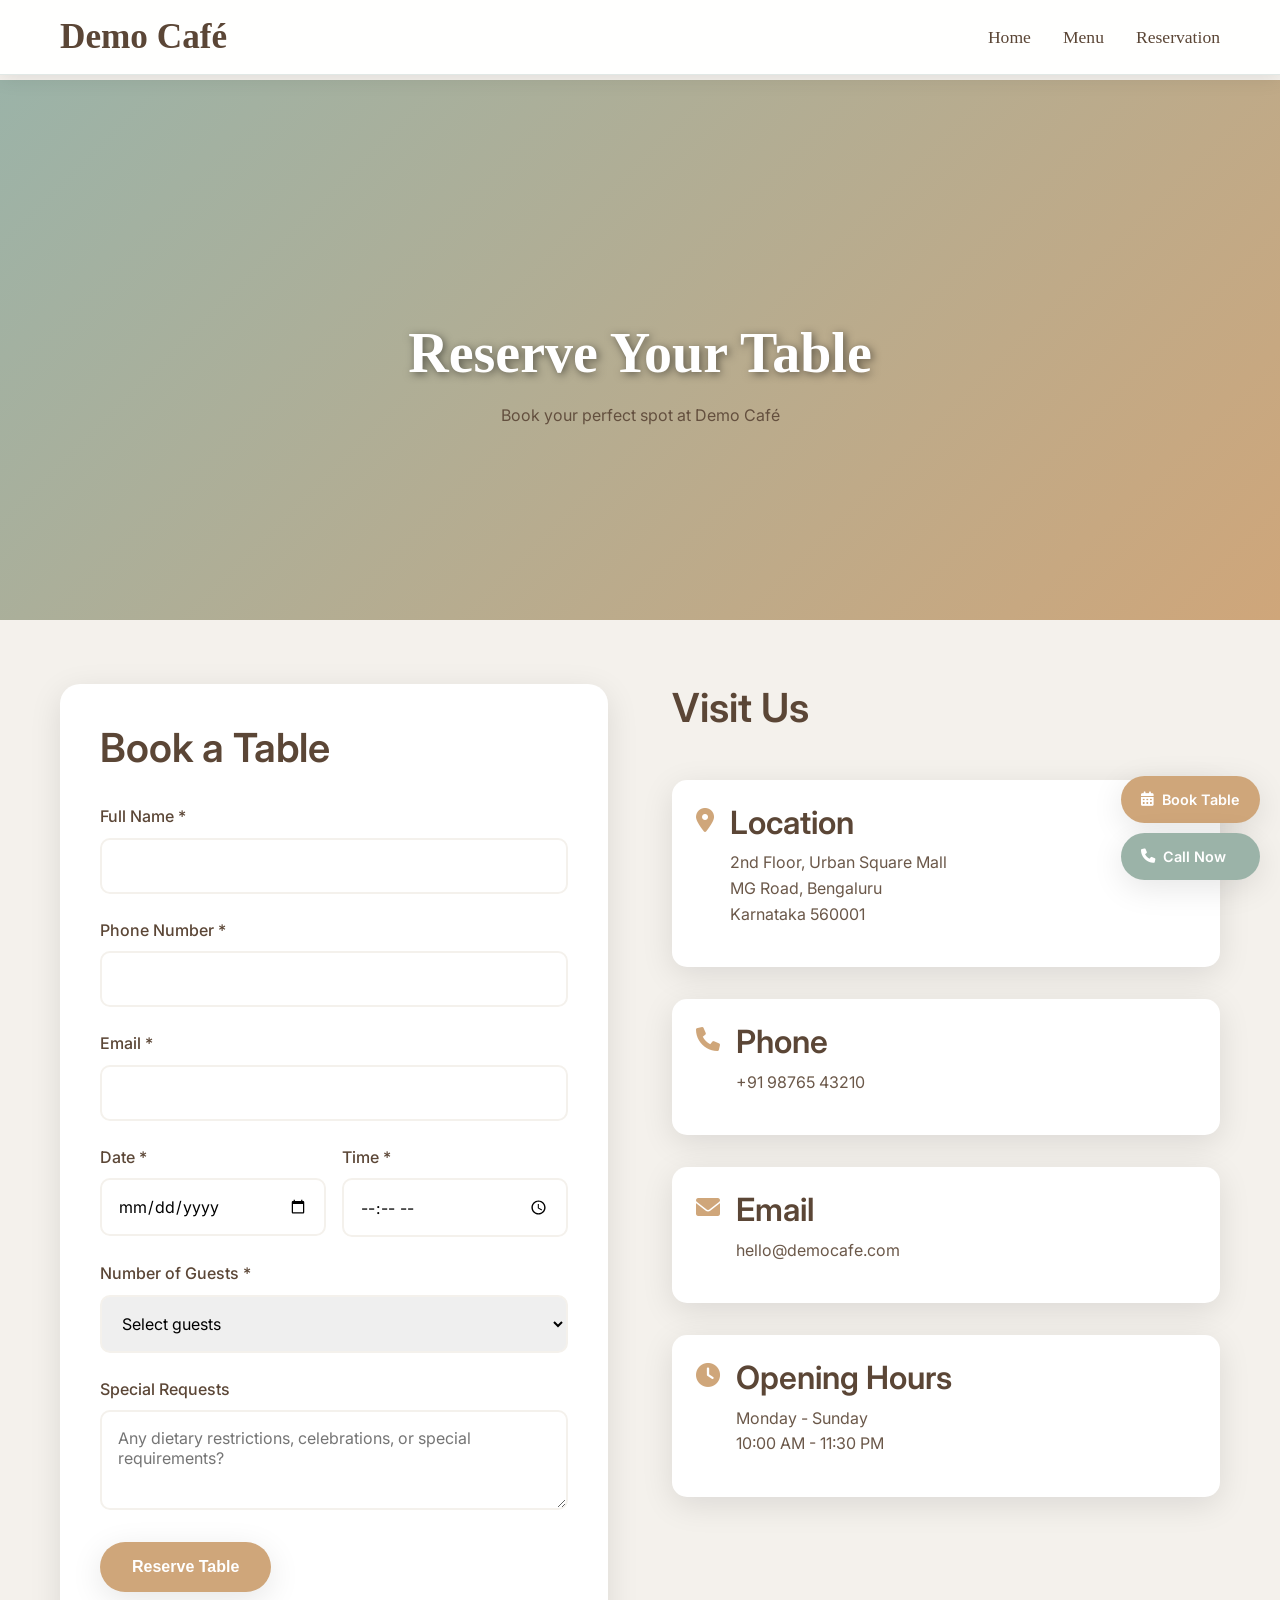
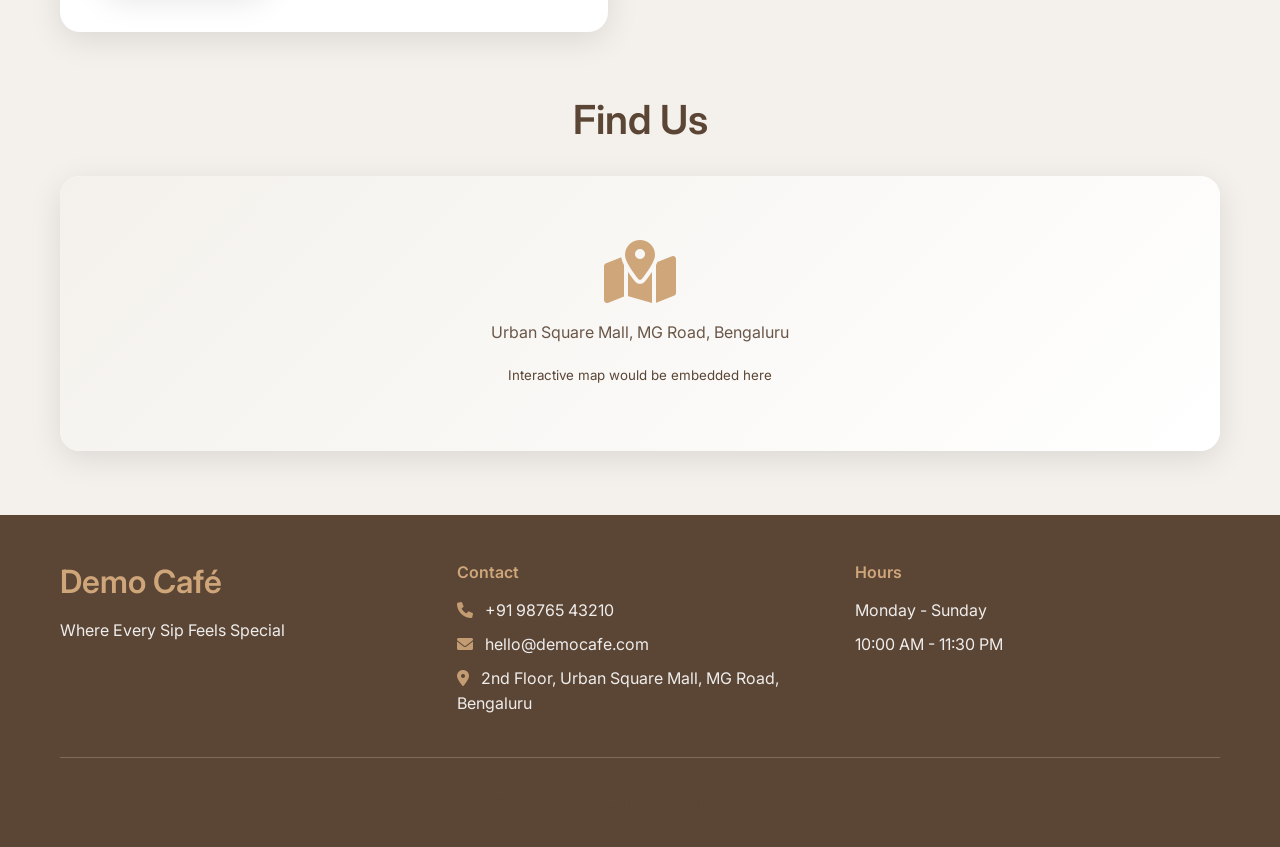
<file: demo craft/reservation.html>
<!DOCTYPE html>
<html lang="en">
<head>
    <meta charset="UTF-8">
    <meta name="viewport" content="width=device-width, initial-scale=1.0">
    <title>Reservation - Demo Café</title>
    <link rel="stylesheet" href="styles.css">
    <link href="https://fonts.googleapis.com/css2?family=Inter:wght@300;400;500;600;700&display=swap" rel="stylesheet">
    <link rel="stylesheet" href="https://cdnjs.cloudflare.com/ajax/libs/font-awesome/6.0.0/css/all.min.css">
</head>
<body>
    <!-- Navigation -->
    <nav class="navbar">
        <div class="nav-container">
            <div class="logo">
                <h1>Demo Café</h1>
            </div>
            <ul class="nav-menu">
                <li><a href="index.html" class="nav-link">Home</a></li>
                <li><a href="menu.html" class="nav-link">Menu</a></li>
                <li><a href="reservation.html" class="nav-link">Reservation</a></li>
            </ul>
            <div class="hamburger">
                <span></span>
                <span></span>
                <span></span>
            </div>
        </div>
    </nav>

    <!-- Reservation Hero -->
    <section class="reservation-hero">
        <div class="reservation-hero-content">
            <h1>Reserve Your Table</h1>
            <p>Book your perfect spot at Demo Café</p>
        </div>
    </section>

    <!-- Reservation Section -->
    <section class="reservation-section">
        <div class="container">
            <div class="reservation-content">
                <!-- Reservation Form -->
                <div class="reservation-form-container">
                    <h2>Book a Table</h2>
                    <form class="reservation-form" id="reservationForm">
                        <div class="form-group">
                            <label for="fullName">Full Name *</label>
                            <input type="text" id="fullName" name="fullName" required>
                        </div>
                        <div class="form-group">
                            <label for="phone">Phone Number *</label>
                            <input type="tel" id="phone" name="phone" pattern="[0-9]{10}" required>
                        </div>
                        <div class="form-group">
                            <label for="email">Email *</label>
                            <input type="email" id="email" name="email" required>
                        </div>
                        <div class="form-row">
                            <div class="form-group">
                                <label for="date">Date *</label>
                                <input type="date" id="date" name="date" required>
                            </div>
                            <div class="form-group">
                                <label for="time">Time *</label>
                                <input type="time" id="time" name="time" required>
                            </div>
                        </div>
                        <div class="form-group">
                            <label for="guests">Number of Guests *</label>
                            <select id="guests" name="guests" required>
                                <option value="">Select guests</option>
                                <option value="1">1 Guest</option>
                                <option value="2">2 Guests</option>
                                <option value="3">3 Guests</option>
                                <option value="4">4 Guests</option>
                                <option value="5">5 Guests</option>
                                <option value="6">6 Guests</option>
                                <option value="7">7 Guests</option>
                                <option value="8">8 Guests</option>
                                <option value="9">9 Guests</option>
                                <option value="10">10+ Guests</option>
                            </select>
                        </div>
                        <div class="form-group">
                            <label for="requests">Special Requests</label>
                            <textarea id="requests" name="requests" placeholder="Any dietary restrictions, celebrations, or special requirements?"></textarea>
                        </div>
                        <button type="submit" class="btn btn-primary">Reserve Table</button>
                    </form>
                </div>

                <!-- Contact Information -->
                <div class="contact-info">
                    <h2>Visit Us</h2>
                    <div class="info-card">
                        <i class="fas fa-map-marker-alt"></i>
                        <div>
                            <h3>Location</h3>
                            <p>2nd Floor, Urban Square Mall<br>MG Road, Bengaluru<br>Karnataka 560001</p>
                        </div>
                    </div>
                    <div class="info-card">
                        <i class="fas fa-phone"></i>
                        <div>
                            <h3>Phone</h3>
                            <p>+91 98765 43210</p>
                        </div>
                    </div>
                    <div class="info-card">
                        <i class="fas fa-envelope"></i>
                        <div>
                            <h3>Email</h3>
                            <p>hello@democafe.com</p>
                        </div>
                    </div>
                    <div class="info-card">
                        <i class="fas fa-clock"></i>
                        <div>
                            <h3>Opening Hours</h3>
                            <p>Monday - Sunday<br>10:00 AM - 11:30 PM</p>
                        </div>
                    </div>
                </div>
            </div>

            <!-- Map Section -->
            <div class="map-section">
                <h2>Find Us</h2>
                <div class="map-container">
                    <div class="map-placeholder">
                        <i class="fas fa-map-marked-alt"></i>
                        <p>Urban Square Mall, MG Road, Bengaluru</p>
                        <small>Interactive map would be embedded here</small>
                    </div>
                </div>
            </div>
        </div>
    </section>

    <!-- Footer -->
    <footer class="footer">
        <div class="container">
            <div class="footer-content">
                <div class="footer-section">
                    <h3>Demo Café</h3>
                    <p>Where Every Sip Feels Special</p>
                </div>
                <div class="footer-section">
                    <h4>Contact</h4>
                    <p><i class="fas fa-phone"></i> +91 98765 43210</p>
                    <p><i class="fas fa-envelope"></i> hello@democafe.com</p>
                    <p><i class="fas fa-map-marker-alt"></i> 2nd Floor, Urban Square Mall, MG Road, Bengaluru</p>
                </div>
                <div class="footer-section">
                    <h4>Hours</h4>
                    <p>Monday - Sunday</p>
                    <p>10:00 AM - 11:30 PM</p>
                </div>
            </div>
            <div class="footer-bottom">
                <p>&copy; 2024 Demo Café. All rights reserved.</p>
            </div>
        </div>
    </footer>

    <!-- Sticky Action Buttons -->
    <div class="sticky-buttons">
        <a href="reservation.html" class="sticky-btn sticky-book">
            <i class="fas fa-calendar-alt"></i> Book Table
        </a>
        <a href="tel:+919876543210" class="sticky-btn sticky-call">
            <i class="fas fa-phone"></i> Call Now
        </a>
    </div>

    <script src="script.js"></script>
</body>
</html>
</file>
<file: demo craft/styles.css>
/* Reset and Base Styles */
* {
    margin: 0;
    padding: 0;
    box-sizing: border-box;
}

:root {
    --cream: #F4F1EC;
    --coffee-brown: #5B4636;
    --sage-green: #9BB3A8;
    --caramel-gold: #CFA67A;
    --white: #FFFFFF;
    --glass-bg: rgba(255, 255, 255, 0.1);
    --glass-border: rgba(255, 255, 255, 0.2);
    --shadow: 0 8px 32px rgba(0, 0, 0, 0.1);
    --transition: all 0.3s cubic-bezier(0.4, 0, 0.2, 1);
}

body {
    font-family: 'Inter', sans-serif;
    line-height: 1.6;
    color: var(--coffee-brown);
    background-color: var(--cream);
    overflow-x: hidden;
}

.container {
    max-width: 1200px;
    margin: 0 auto;
    padding: 0 20px;
}

/* Typography */
h1, h2, h3, h4, h5, h6 {
    font-weight: 600;
    line-height: 1.2;
    margin-bottom: 1rem;
}

h1 { font-size: 3rem; }
h2 { font-size: 2.5rem; }
h3 { font-size: 2rem; }

p {
    margin-bottom: 1rem;
    color: var(--coffee-brown);
    opacity: 0.9;
}

/* Navigation */
.navbar {
    position: fixed;
    top: 0;
    width: 100%;
    background: var(--glass-bg);
    backdrop-filter: blur(10px);
    -webkit-backdrop-filter: blur(10px);
    border-bottom: 1px solid var(--glass-border);
    z-index: 1000;
    transition: var(--transition);
}

.nav-container {
    max-width: 1200px;
    margin: 0 auto;
    padding: 1rem 20px;
    display: flex;
    justify-content: space-between;
    align-items: center;
}

.logo h1 {
    color: var(--coffee-brown);
    font-size: 1.8rem;
    margin: 0;
}

.nav-menu {
    display: flex;
    list-style: none;
    gap: 2rem;
}

.nav-link {
    text-decoration: none;
    color: var(--coffee-brown);
    font-weight: 500;
    transition: var(--transition);
    position: relative;
}

.nav-link::after {
    content: '';
    position: absolute;
    bottom: -5px;
    left: 0;
    width: 0;
    height: 2px;
    background: var(--caramel-gold);
    transition: var(--transition);
}

.nav-link:hover::after {
    width: 100%;
}

.hamburger {
    display: none;
    flex-direction: column;
    cursor: pointer;
}

.hamburger span {
    width: 25px;
    height: 3px;
    background: var(--coffee-brown);
    margin: 3px 0;
    transition: var(--transition);
}

/* Hero Section */
.hero {
    position: relative;
    height: 100vh;
    display: flex;
    align-items: center;
    overflow: hidden;
}

.hero-content {
    position: absolute;
    top: 50%;
    left: 50%;
    transform: translate(-50%, -50%);
    text-align: center;
    z-index: 2;
    padding: 0 20px;
}

.hero-title {
    font-size: 4rem;
    color: var(--white);
    margin-bottom: 1rem;
    text-shadow: 2px 2px 4px rgba(0, 0, 0, 0.3);
}

.hero-subtitle {
    font-size: 1.5rem;
    color: var(--white);
    margin-bottom: 2rem;
    opacity: 0.9;
}

.hero-image {
    position: absolute;
    top: 0;
    left: 0;
    width: 100%;
    height: 100%;
    z-index: 1;
}

.hero-image img {
    width: 100%;
    height: 100%;
    object-fit: cover;
    filter: brightness(0.7);
}

/* Steam Animation */
.steam-animation {
    position: absolute;
    bottom: 20%;
    left: 50%;
    transform: translateX(-50%);
    z-index: 3;
}

.steam {
    position: absolute;
    width: 30px;
    height: 30px;
    background: rgba(255, 255, 255, 0.3);
    border-radius: 50%;
    animation: steam 3s infinite;
}

.steam:nth-child(2) {
    left: 20px;
    animation-delay: 1s;
}

.steam:nth-child(3) {
    left: -20px;
    animation-delay: 2s;
}

@keyframes steam {
    0% {
        transform: translateY(0) scale(1);
        opacity: 0.8;
    }
    100% {
        transform: translateY(-100px) scale(1.5);
        opacity: 0;
    }
}

/* Buttons */
.btn {
    display: inline-block;
    padding: 1rem 2rem;
    border-radius: 50px;
    text-decoration: none;
    font-weight: 600;
    transition: var(--transition);
    border: none;
    cursor: pointer;
    font-size: 1rem;
}

.btn-primary {
    background: var(--caramel-gold);
    color: var(--white);
    box-shadow: var(--shadow);
}

.btn-primary:hover {
    background: var(--coffee-brown);
    transform: translateY(-2px);
    box-shadow: 0 12px 40px rgba(0, 0, 0, 0.15);
}

.btn-secondary {
    background: transparent;
    color: var(--white);
    border: 2px solid var(--white);
    margin-left: 1rem;
}

.btn-secondary:hover {
    background: var(--white);
    color: var(--coffee-brown);
}

/* Sections */
section {
    padding: 5rem 0;
}

.section-title {
    text-align: center;
    margin-bottom: 3rem;
    color: var(--coffee-brown);
}

/* About Section */
.about {
    background: var(--white);
}

.about .container {
    display: grid;
    grid-template-columns: 1fr 1fr;
    gap: 4rem;
    align-items: center;
}

.about-text {
    font-size: 1.1rem;
    line-height: 1.8;
}

.about-image img {
    width: 100%;
    border-radius: 20px;
    box-shadow: var(--shadow);
}

/* Why Choose Us */
.why-choose {
    background: var(--cream);
}

.features-grid {
    display: grid;
    grid-template-columns: repeat(auto-fit, minmax(300px, 1fr));
    gap: 2rem;
}

.feature-card {
    background: var(--white);
    padding: 2rem;
    border-radius: 20px;
    text-align: center;
    box-shadow: var(--shadow);
    transition: var(--transition);
}

.feature-card:hover {
    transform: translateY(-5px);
    box-shadow: 0 12px 40px rgba(0, 0, 0, 0.15);
}

.feature-card i {
    font-size: 3rem;
    color: var(--caramel-gold);
    margin-bottom: 1rem;
}

.feature-card h3 {
    color: var(--coffee-brown);
    margin-bottom: 1rem;
}

/* Popular Items */
.popular-items {
    background: var(--white);
}

.items-grid {
    display: grid;
    grid-template-columns: repeat(auto-fit, minmax(300px, 1fr));
    gap: 2rem;
    margin-bottom: 3rem;
}

.menu-item-card {
    background: var(--cream);
    border-radius: 20px;
    overflow: hidden;
    box-shadow: var(--shadow);
    transition: var(--transition);
}

.menu-item-card:hover {
    transform: translateY(-5px);
    box-shadow: 0 12px 40px rgba(0, 0, 0, 0.15);
}

.menu-item-card img {
    width: 100%;
    height: 200px;
    object-fit: cover;
    transition: var(--transition);
}

.menu-item-card:hover img {
    transform: scale(1.1);
}

.menu-item-card h3 {
    padding: 1rem 1.5rem 0.5rem;
    color: var(--coffee-brown);
}

.menu-item-card p {
    padding: 0 1.5rem;
    font-size: 0.9rem;
}

.menu-item-card .price {
    display: block;
    padding: 1rem 1.5rem;
    font-size: 1.2rem;
    font-weight: 600;
    color: var(--caramel-gold);
}

.view-full-menu {
    text-align: center;
}

/* Reviews */
.reviews {
    background: var(--cream);
}

.reviews-grid {
    display: grid;
    grid-template-columns: repeat(auto-fit, minmax(300px, 1fr));
    gap: 2rem;
}

.review-card {
    background: var(--white);
    padding: 2rem;
    border-radius: 20px;
    box-shadow: var(--shadow);
    text-align: center;
}

.stars {
    color: var(--caramel-gold);
    margin-bottom: 1rem;
}

.stars i {
    margin: 0 2px;
}

.review-card p {
    font-style: italic;
    margin-bottom: 1rem;
}

.review-card cite {
    font-weight: 600;
    color: var(--coffee-brown);
}

/* Footer */
.footer {
    background: var(--coffee-brown);
    color: var(--white);
    padding: 3rem 0 1rem;
}

.footer-content {
    display: grid;
    grid-template-columns: repeat(auto-fit, minmax(250px, 1fr));
    gap: 2rem;
    margin-bottom: 2rem;
}

.footer-section h3,
.footer-section h4 {
    color: var(--caramel-gold);
    margin-bottom: 1rem;
}

.footer-section p {
    color: var(--white);
    opacity: 0.9;
    margin-bottom: 0.5rem;
}

.footer-section i {
    margin-right: 0.5rem;
    color: var(--caramel-gold);
}

.footer-bottom {
    text-align: center;
    padding-top: 2rem;
    border-top: 1px solid rgba(255, 255, 255, 0.2);
}

/* Sticky Buttons */
.sticky-buttons {
    position: fixed;
    bottom: 20px;
    right: 20px;
    display: flex;
    flex-direction: column;
    gap: 10px;
    z-index: 999;
}

.sticky-btn {
    display: flex;
    align-items: center;
    gap: 8px;
    padding: 12px 20px;
    border-radius: 25px;
    text-decoration: none;
    font-weight: 600;
    font-size: 0.9rem;
    box-shadow: var(--shadow);
    transition: var(--transition);
}

.sticky-book {
    background: var(--caramel-gold);
    color: var(--white);
}

.sticky-call {
    background: var(--sage-green);
    color: var(--white);
}

.sticky-btn:hover {
    transform: translateY(-2px);
    box-shadow: 0 8px 25px rgba(0, 0, 0, 0.2);
}

/* Menu Page Styles */
.menu-hero {
    background: linear-gradient(135deg, var(--coffee-brown), var(--caramel-gold));
    color: var(--white);
    text-align: center;
    padding: 8rem 0 4rem;
    margin-top: 80px;
}

.menu-hero-content h1 {
    font-size: 3.5rem;
    margin-bottom: 1rem;
}

.menu-section {
    padding: 4rem 0;
    background: var(--cream);
}

.menu-category {
    margin-bottom: 4rem;
}

.category-title {
    text-align: center;
    margin-bottom: 3rem;
    color: var(--coffee-brown);
    display: flex;
    align-items: center;
    justify-content: center;
    gap: 1rem;
}

.category-title i {
    color: var(--caramel-gold);
}

.menu-grid {
    display: grid;
    grid-template-columns: repeat(auto-fit, minmax(280px, 1fr));
    gap: 2rem;
}

.menu-item {
    background: var(--white);
    border-radius: 20px;
    overflow: hidden;
    box-shadow: var(--shadow);
    transition: var(--transition);
    display: flex;
    flex-direction: column;
}

.menu-item:hover {
    transform: translateY(-5px);
    box-shadow: 0 12px 40px rgba(0, 0, 0, 0.15);
}

.menu-item img {
    width: 100%;
    height: 180px;
    object-fit: cover;
    transition: var(--transition);
}

.menu-item:hover img {
    transform: scale(1.1);
}

.menu-item-info {
    padding: 1.5rem;
    flex-grow: 1;
    display: flex;
    flex-direction: column;
}

.menu-item-info h3 {
    color: var(--coffee-brown);
    margin-bottom: 0.5rem;
}

.menu-item-info p {
    flex-grow: 1;
    margin-bottom: 1rem;
    font-size: 0.9rem;
}

.menu-price {
    font-size: 1.2rem;
    font-weight: 600;
    color: var(--caramel-gold);
}

/* Reservation Page Styles */
.reservation-hero {
    background: linear-gradient(135deg, var(--sage-green), var(--caramel-gold));
    color: var(--white);
    text-align: center;
    padding: 8rem 0 4rem;
    margin-top: 80px;
}

.reservation-hero-content h1 {
    font-size: 3.5rem;
    margin-bottom: 1rem;
}

.reservation-section {
    padding: 4rem 0;
    background: var(--cream);
}

.reservation-content {
    display: grid;
    grid-template-columns: 1fr 1fr;
    gap: 4rem;
    margin-bottom: 4rem;
}

.reservation-form-container {
    background: var(--white);
    padding: 2.5rem;
    border-radius: 20px;
    box-shadow: var(--shadow);
}

.reservation-form-container h2 {
    margin-bottom: 2rem;
    color: var(--coffee-brown);
}

.reservation-form .form-group {
    margin-bottom: 1.5rem;
}

.reservation-form label {
    display: block;
    margin-bottom: 0.5rem;
    font-weight: 500;
    color: var(--coffee-brown);
}

.reservation-form input,
.reservation-form select,
.reservation-form textarea {
    width: 100%;
    padding: 1rem;
    border: 2px solid var(--cream);
    border-radius: 10px;
    font-family: inherit;
    font-size: 1rem;
    transition: var(--transition);
}

.reservation-form input:focus,
.reservation-form select:focus,
.reservation-form textarea:focus {
    outline: none;
    border-color: var(--caramel-gold);
}

.reservation-form textarea {
    resize: vertical;
    min-height: 100px;
}

.form-row {
    display: grid;
    grid-template-columns: 1fr 1fr;
    gap: 1rem;
}

.contact-info {
    display: flex;
    flex-direction: column;
    gap: 2rem;
}

.contact-info h2 {
    color: var(--coffee-brown);
    margin-bottom: 1rem;
}

.info-card {
    background: var(--white);
    padding: 1.5rem;
    border-radius: 15px;
    box-shadow: var(--shadow);
    display: flex;
    align-items: flex-start;
    gap: 1rem;
}

.info-card i {
    font-size: 1.5rem;
    color: var(--caramel-gold);
    margin-top: 0.25rem;
}

.info-card h3 {
    color: var(--coffee-brown);
    margin-bottom: 0.5rem;
}

.map-section {
    margin-top: 4rem;
}

.map-section h2 {
    text-align: center;
    margin-bottom: 2rem;
    color: var(--coffee-brown);
}

.map-container {
    background: var(--white);
    border-radius: 20px;
    overflow: hidden;
    box-shadow: var(--shadow);
}

.map-placeholder {
    padding: 4rem;
    text-align: center;
    background: linear-gradient(135deg, var(--cream), var(--white));
}

.map-placeholder i {
    font-size: 4rem;
    color: var(--caramel-gold);
    margin-bottom: 1rem;
}

/* Fade In Animation */
.fade-in {
    opacity: 0;
    transform: translateY(30px);
    animation: fadeIn 1s ease forwards;
}

@keyframes fadeIn {
    to {
        opacity: 1;
        transform: translateY(0);
    }
}

/* Mobile Responsive */
@media (max-width: 768px) {
    .hamburger {
        display: flex;
    }

    .nav-menu {
        position: fixed;
        left: -100%;
        top: 80px;
        flex-direction: column;
        background: var(--white);
        width: 100%;
        text-align: center;
        transition: 0.3s;
        box-shadow: var(--shadow);
        padding: 2rem 0;
    }

    .nav-menu.active {
        left: 0;
    }

    .hero-title {
        font-size: 2.5rem;
    }

    .hero-subtitle {
        font-size: 1.2rem;
    }

    .btn-secondary {
        margin-left: 0;
        margin-top: 1rem;
    }

    .about .container,
    .reservation-content {
        grid-template-columns: 1fr;
        gap: 2rem;
    }

    .features-grid,
    .items-grid,
    .reviews-grid,
    .menu-grid {
        grid-template-columns: 1fr;
    }

    .form-row {
        grid-template-columns: 1fr;
    }

    .sticky-buttons {
        bottom: 10px;
        right: 10px;
    }

    .sticky-btn {
        padding: 10px 15px;
        font-size: 0.8rem;
    }

    .menu-hero-content h1,
    .reservation-hero-content h1 {
        font-size: 2.5rem;
    }
}

@media (max-width: 480px) {
    .container {
        padding: 0 15px;
    }

    section {
        padding: 3rem 0;
    }

    h1 { font-size: 2rem; }
    h2 { font-size: 1.8rem; }
    h3 { font-size: 1.5rem; }

    .hero-buttons {
        display: flex;
        flex-direction: column;
        gap: 1rem;
    }

    .btn {
        width: 100%;
        text-align: center;
    }
}
/* Add these new fonts at the top of your CSS file */
@import url('https://fonts.googleapis.com/css2?family=Playfair+Display:wght@400;500;600;700&family=Cormorant+Garamond:wght@300;400;500;600&family=Dancing+Script:wght@400;500;600;700&display=swap');

/* Enhanced Typography */
.hero-title {
    font-family: 'Playfair Display', serif;
    font-weight: 500;
    letter-spacing: 2px;
    text-shadow: 2px 2px 8px rgba(0, 0, 0, 0.5);
    animation: titleFloat 3s ease-in-out infinite;
}

@keyframes titleFloat {
    0%, 100% { transform: translateY(0px); }
    50% { transform: translateY(-10px); }
}

.section-title,
.category-title {
    font-family: 'Cormorant Garamond', serif;
    font-weight: 500;
    letter-spacing: 1px;
}

.logo h1 {
    font-family: 'Dancing Script', cursive;
    font-size: 2.2rem;
    font-weight: 600;
}

/* Enhanced Hero Image Zoom */
.hero-image img {
    width: 100%;
    height: 100%;
    object-fit: cover;
    filter: brightness(0.7);
    transition: transform 8s cubic-bezier(0.25, 0.45, 0.45, 0.95);
    animation: heroZoom 20s ease-in-out infinite;
}

@keyframes heroZoom {
    0%, 100% { transform: scale(1); }
    50% { transform: scale(1.1); }
}

.hero:hover .hero-image img {
    transform: scale(1.05);
}

/* Fixed Header Visibility */
.navbar {
    position: fixed;
    top: 0;
    width: 100%;
    background: rgba(255, 255, 255, 0.95);
    backdrop-filter: blur(15px);
    -webkit-backdrop-filter: blur(15px);
    border-bottom: 1px solid rgba(155, 179, 168, 0.3);
    z-index: 1000;
    transition: var(--transition);
    box-shadow: 0 2px 20px rgba(0, 0, 0, 0.1);
}

.nav-link {
    font-family: 'Cormorant Garamond', serif;
    font-size: 1.1rem;
    font-weight: 500;
}

/* Enhanced Menu Item Cards with Order Button */
.menu-item {
    position: relative;
    overflow: hidden;
}

.menu-item-info {
    padding: 1.5rem;
    flex-grow: 1;
    display: flex;
    flex-direction: column;
}

.order-btn {
    background: var(--caramel-gold);
    color: var(--white);
    border: none;
    padding: 0.8rem 1.5rem;
    border-radius: 25px;
    font-weight: 600;
    cursor: pointer;
    transition: var(--transition);
    margin-top: 1rem;
    position: relative;
    overflow: hidden;
}

.order-btn::before {
    content: '';
    position: absolute;
    top: 50%;
    left: 50%;
    width: 0;
    height: 0;
    background: rgba(255, 255, 255, 0.3);
    border-radius: 50%;
    transform: translate(-50%, -50%);
    transition: width 0.6s, height 0.6s;
}

.order-btn:hover::before {
    width: 300px;
    height: 300px;
}

.order-btn:hover {
    background: var(--coffee-brown);
    transform: translateY(-2px);
    box-shadow: 0 8px 25px rgba(0, 0, 0, 0.2);
}

/* Enhanced Button Click Animation */
@keyframes buttonClick {
    0% { transform: scale(1); }
    50% { transform: scale(0.95); }
    100% { transform: scale(1); }
}

.btn:active,
.order-btn:active {
    animation: buttonClick 0.2s ease;
}

/* Smooth Page Transitions */
body {
    animation: pageLoad 0.8s ease-out;
}

@keyframes pageLoad {
    from { opacity: 0; transform: translateY(20px); }
    to { opacity: 1; transform: translateY(0); }
}

/* Enhanced Hero Sections for All Pages */
.menu-hero,
.reservation-hero {
    position: relative;
    height: 60vh;
    display: flex;
    align-items: center;
    justify-content: center;
    overflow: hidden;
    margin-top: 80px;
}

.menu-hero::before,
.reservation-hero::before {
    content: '';
    position: absolute;
    top: 0;
    left: 0;
    right: 0;
    bottom: 0;
    background-size: cover;
    background-position: center;
    filter: brightness(0.6);
    animation: heroZoom 15s ease-in-out infinite;
}

.menu-hero::before {
    background-image: url('https://images.unsplash.com/photo-1554118811-1e0d58224f24?ixlib=rb-4.0.3&auto=format&fit=crop&w=1920&q=80');
}

.reservation-hero::before {
    background-image: url('https://images.unsplash.com/photo-1442512595331-e89e73853f31?ixlib=rb-4.0.3&auto=format&fit=crop&w=1920&q=80');
}

.menu-hero-content,
.reservation-hero-content {
    position: relative;
    z-index: 2;
    text-align: center;
    color: var(--white);
}

.menu-hero-content h1,
.reservation-hero-content h1 {
    font-family: 'Playfair Display', serif;
    font-size: 3.5rem;
    margin-bottom: 1rem;
    text-shadow: 2px 2px 8px rgba(0, 0, 0, 0.5);
}

/* Enhanced Steam Animation */
.steam {
    position: absolute;
    width: 40px;
    height: 40px;
    background: radial-gradient(circle, rgba(255, 255, 255, 0.4) 0%, transparent 70%);
    border-radius: 50%;
    animation: steam 4s infinite ease-out;
    filter: blur(2px);
}

/* Enhanced Feature Cards */
.feature-card {
    background: var(--white);
    padding: 2rem;
    border-radius: 20px;
    text-align: center;
    box-shadow: var(--shadow);
    transition: var(--transition);
    position: relative;
    overflow: hidden;
}

.feature-card::before {
    content: '';
    position: absolute;
    top: -50%;
    left: -50%;
    width: 200%;
    height: 200%;
    background: linear-gradient(45deg, transparent, rgba(207, 166, 122, 0.1), transparent);
    transform: rotate(45deg);
    transition: var(--transition);
    opacity: 0;
}

.feature-card:hover::before {
    opacity: 1;
    animation: shimmer 2s infinite;
}

@keyframes shimmer {
    0% { transform: translateX(-100%) translateY(-100%) rotate(45deg); }
    100% { transform: translateX(100%) translateY(100%) rotate(45deg); }
}
</file>
